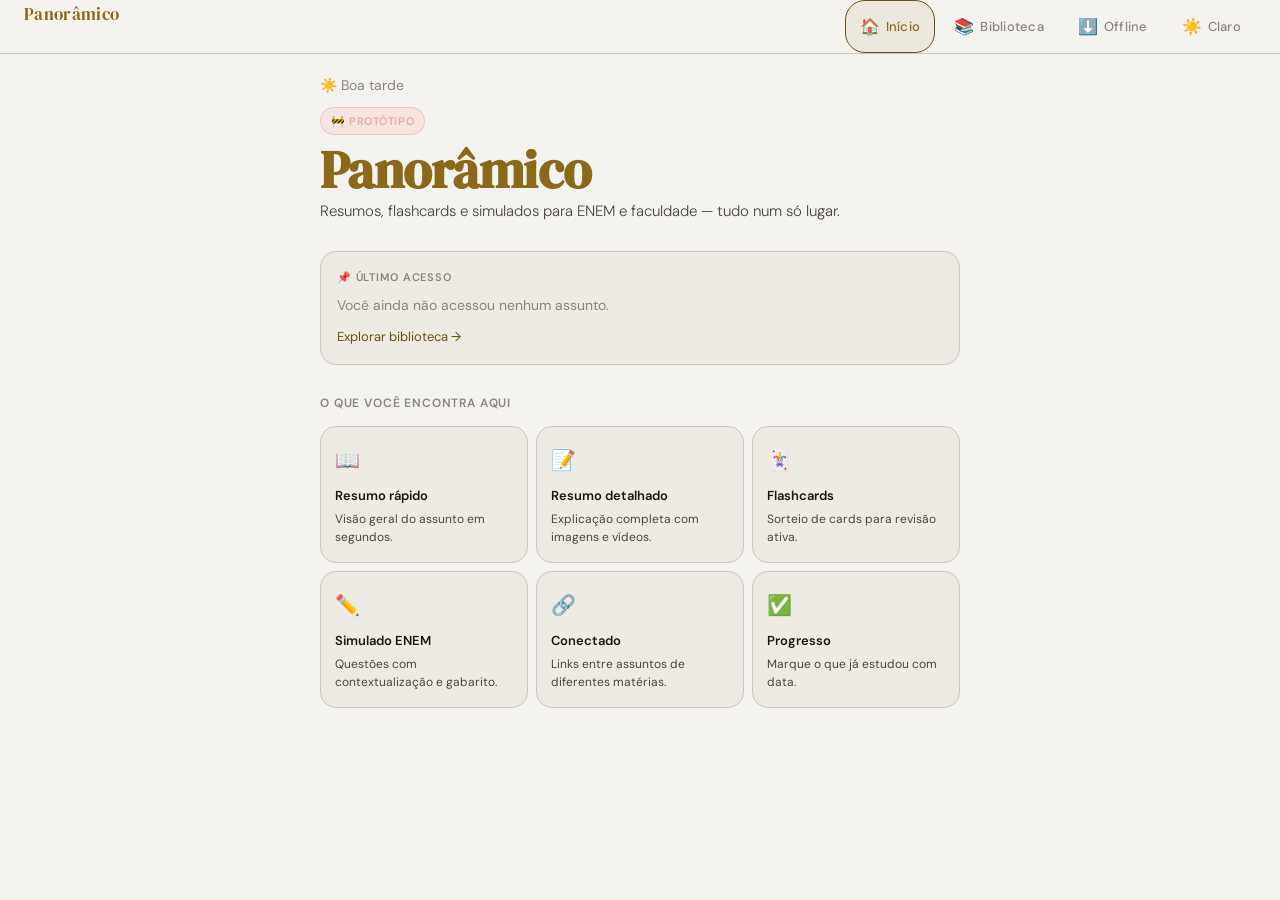
<file: index.html>
<!DOCTYPE html>
<html lang="pt-BR">
<head>
  <!-- Google tag (gtag.js) -->
<script async src="https://www.googletagmanager.com/gtag/js?id=G-V0KEG85LXZ"></script>
<script>
  window.dataLayer = window.dataLayer || [];
  function gtag(){dataLayer.push(arguments);}
  gtag('js', new Date());

  gtag('config', 'G-V0KEG85LXZ');
</script>

  <meta charset="UTF-8" />
  <meta name="viewport" content="width=device-width, initial-scale=1.0, viewport-fit=cover" />
  <meta name="theme-color" content="#0c0c0e" />
  <meta name="apple-mobile-web-app-capable" content="yes" />
  <meta name="apple-mobile-web-app-status-bar-style" content="black-translucent" />
  <meta name="apple-mobile-web-app-title" content="Panorâmico" />
  <title>Panorâmico</title>
  <link rel="manifest" href="manifest.json" />

  <!-- PNG fallback -->
<link rel="icon" type="image/png" sizes="16x16" href="images/favicon-16.png">
<link rel="icon" type="image/png" sizes="32x32" href="images/favicon-32.png">
<link rel="icon" type="image/png" sizes="48x48" href="images/favicon-48.png">
<!-- Apple -->
<link rel="apple-touch-icon" sizes="180x180" href="images/apple-touch-icon.png">
<!-- Android / PWA -->
<link rel="icon" sizes="192x192" href="images/icon-192.png">
<link rel="icon" sizes="512x512" href="images/icon-512.png">

  <link rel="stylesheet" href="css/estilo.css" />
</head>
<body>

  <!-- ====================================================
       HOTBAR — navegação inferior (mobile) / superior (desktop)
       ==================================================== -->
  <nav class="hotbar" id="hotbar">
    <button class="hotbar-btn ativo" id="hb-home" onclick="irHome()">
      <span class="hotbar-ico">🏠</span>
      <span class="hotbar-txt">Início</span>
    </button>
    <button class="hotbar-btn" id="hb-bib" onclick="irBiblioteca()">
      <span class="hotbar-ico">📚</span>
      <span class="hotbar-txt">Biblioteca</span>
    </button>
    <button class="hotbar-btn hotbar-btn-offline" onclick="abrirModalOffline()" title="Configurar acesso offline">
      <span class="hotbar-ico">⬇️</span>
      <span class="hotbar-txt">Offline</span>
    </button>
    <button class="hotbar-btn" id="hb-tema" onclick="alternarTema()" title="Alternar tema">
      <span class="hotbar-ico" id="tema-ico">🌙</span>
      <span class="hotbar-txt" id="tema-txt">Tema</span>
    </button>
  </nav>

  <!-- MODAL OFFLINE -->
  <div class="modal-overlay" id="modal-offline" onclick="fecharModalOffline()">
    <div class="modal-box" onclick="event.stopPropagation()">
      <div class="modal-header">
        <span class="modal-titulo">📥 Acesso offline</span>
        <button class="modal-fechar" onclick="fecharModalOffline()">✕</button>
      </div>
      <p class="modal-desc">Selecione as áreas que deseja acessar sem internet. O conteúdo será baixado agora e ficará disponível offline.</p>
      <div id="offline-lista"></div>
    </div>
  </div>

  <!-- ====================================================
       TOPBAR — só aparece em Área e Assunto
       ==================================================== -->
  <div class="topbar" id="topbar-wrap" style="display:none">
    <button class="topbar-voltar" id="topbar-voltar" aria-label="Voltar">‹</button>
    <span class="topbar-titulo" id="topbar-titulo"></span>
    <span class="topbar-area-nm" id="topbar-area-nm"></span>
  </div>

  <!-- ====================================================
       HOME
       ==================================================== -->
  <div class="pagina" id="pag-home">
    <div class="home-wrap">

      <div>
        <p id="home-saudacao" style="font-size:14px;color:var(--t3);margin-bottom:8px;"></p>
        <span class="home-badge">🚧 Protótipo</span>
        <h1 class="home-titulo">Panorâmico</h1>
        <p class="home-sub">Resumos, flashcards e simulados para ENEM e faculdade — tudo num só lugar.</p>
      </div>

      <!-- Último acesso -->
      <div class="ultimo-acesso" id="ultimo-acesso-box"></div>

      <!-- Features -->
      <div>
        <p class="home-features-titulo" style="margin-bottom:12px;">O que você encontra aqui</p>
        <div class="home-cards">
          <div class="home-card"><div class="ic">📖</div><h3>Resumo rápido</h3><p>Visão geral do assunto em segundos.</p></div>
          <div class="home-card"><div class="ic">📝</div><h3>Resumo detalhado</h3><p>Explicação completa com imagens e vídeos.</p></div>
          <div class="home-card"><div class="ic">🃏</div><h3>Flashcards</h3><p>Sorteio de cards para revisão ativa.</p></div>
          <div class="home-card"><div class="ic">✏️</div><h3>Simulado ENEM</h3><p>Questões com contextualização e gabarito.</p></div>
          <div class="home-card"><div class="ic">🔗</div><h3>Conectado</h3><p>Links entre assuntos de diferentes matérias.</p></div>
          <div class="home-card"><div class="ic">✅</div><h3>Progresso</h3><p>Marque o que já estudou com data.</p></div>
        </div>
      </div>

    </div>
  </div>

  <!-- ====================================================
       BIBLIOTECA
       ==================================================== -->
  <div class="pagina offset-hotbar" id="pag-biblioteca">
    <div class="bib-wrap">
      <h1 class="page-titulo">Biblioteca</h1>
      <p class="page-sub">Selecione uma área para começar</p>
      <div class="areas-grid" id="bib-areas-grid"></div>
      <div id="bib-preview"></div>
    </div>
  </div>

  <!-- ====================================================
       ÁREA
       ==================================================== -->
  <div class="pagina offset-topbar" id="pag-area">
    <div class="area-wrap">
      <div class="area-header">
        <span class="area-ic-big" id="area-header-ic"></span>
        <div>
          <div class="area-nm-big" id="area-header-nm"></div>
          <div class="area-qt-big" id="area-header-qt"></div>
        </div>
      </div>
      <div id="area-lista"></div>
    </div>
  </div>

  <!-- ====================================================
       ASSUNTO
       ==================================================== -->
  <div class="pagina offset-topbar" id="pag-assunto">
    <div class="assunto-wrap">

      <div class="assunto-header">
        <h1 class="assunto-titulo" id="assunto-titulo"></h1>
        <p class="assunto-desc"    id="assunto-desc"></p>
        <div class="assunto-meta"  id="assunto-meta"></div>
      </div>

      <div class="tabs-wrap">
        <button class="tab-btn" id="tab-btn-rapido"     onclick="ativarTab('rapido')">Resumo rápido</button>
        <button class="tab-btn" id="tab-btn-detalhado"  onclick="ativarTab('detalhado')">Detalhado</button>
        <button class="tab-btn" id="tab-btn-flashcards" onclick="ativarTab('flashcards')">Flashcards</button>
        <button class="tab-btn" id="tab-btn-simulado"   onclick="ativarTab('simulado')">Simulado</button>
      </div>

      <div class="tab-painel" id="tab-rapido"></div>
      <div class="tab-painel" id="tab-detalhado"></div>
      <div class="tab-painel" id="tab-flashcards"></div>
      <div class="tab-painel" id="tab-simulado"></div>

      <button class="btn-visto" id="btn-visto">✓ Marcar como visto</button>

    </div>
  </div>

  <!-- ====================================================
       SCRIPTS — ordem importa!
       ==================================================== -->
  <script src="data/registro.js"></script>
  <script src="js/offline.js"></script>
  <script src="js/progresso.js"></script>
  <script src="js/app.js"></script>
  
  <script src="data/matematica/index.js"></script>
  <script src="data/ciencias_natureza/index.js"></script>
  <script src="data/historia/index.js"></script>
  <script src="data/nocoes_de_manutencao_mecanica/index.js"></script>
  <script src="data/controle_da_producao/index.js"></script>
  <script src="data/banco_de_dados/index.js"></script>

  <script src="data/matematica/trigonometria.js"></script>
  <script src="data/matematica/geometria-plana.js"></script>
  <script src="data/matematica/funcoes.js"></script>

  <script src="data/ciencias_natureza/celula.js"></script>
  <script src="data/ciencias_natureza/genetica.js"></script>

  <script src="data/historia/matematica-antiga.js"></script>
  <script src="data/historia/revolucao-francesa.js"></script>

  <script src="data/nocoes_de_manutencao_mecanica/lubrificacao-industrial.js"></script>

  <script src="data/controle_da_producao/controle-da-producao.js"></script>
  
  <script src="data/banco_de_dados/sistemas-de-banco-de-dados.js"></script>
  <script src="data/banco_de_dados/modelagem-conceitual.js"></script>
  <script src="data/banco_de_dados/modelagem-logica-e-fisica.js"></script>
  <script src="data/banco_de_dados/postgresql.js"></script>
  <script src="data/banco_de_dados/mysql.js"></script>
  
</body>
</html>
</file>
<file: css/estilo.css>
@import url('https://fonts.googleapis.com/css2?family=DM+Serif+Display:ital@0;1&family=DM+Sans:opsz,wght@9..40,300;9..40,400;9..40,500;9..40,600&display=swap');

/* ── TEMA ESCURO (padrão) ── */
:root {
  --bg:       #0c0c0e;
  --bg2:      #141418;
  --bg3:      #1c1c22;
  --bg4:      #222228;
  --borda:    #2a2a32;
  --borda2:   #35353f;

  --t1: #f4f1ec;
  --t2: #b8b4ae;
  --t3: #6e6b66;

  --acento:    #e8d5a3;
  --acento2:   #c9a95c;
  --acento-bg: rgba(232,213,163,0.07);

  --verde:    #4ade80;
  --verde-bg: rgba(74,222,128,0.08);
  --verde-bd: rgba(74,222,128,0.22);

  --vermelho:    #f87171;
  --vermelho-bg: rgba(248,113,113,0.08);

  --r:  10px;
  --r2: 7px;
  --r3: 16px;

  --hotbar-h: 62px;
  --topbar-h: 52px;
}

/* ── TEMA CLARO ── */
[data-tema="claro"] {
  --bg:       #f5f3ef;
  --bg2:      #eeebe5;
  --bg3:      #e5e1d9;
  --bg4:      #dbd7ce;
  --borda:    #ccc8bf;
  --borda2:   #b8b3a8;

  --t1: #1a1815;
  --t2: #4a4640;
  --t3: #8a857e;

  --acento:    #8a6a1a;
  --acento2:   #6b5014;
  --acento-bg: rgba(138,106,26,0.08);

  --verde:    #166534;
  --verde-bg: rgba(22,101,52,0.08);
  --verde-bd: rgba(22,101,52,0.22);

  --vermelho:    #b91c1c;
  --vermelho-bg: rgba(185,28,28,0.08);
}

*, *::before, *::after { box-sizing: border-box; margin: 0; padding: 0; }
html { -webkit-tap-highlight-color: transparent; scroll-behavior: smooth; }

body {
  font-family: 'DM Sans', sans-serif;
  background: var(--bg);
  color: var(--t1);
  font-size: 16px;
  line-height: 1.7;
  min-height: 100svh;
  -webkit-font-smoothing: antialiased;
}

button { font-family: inherit; cursor: pointer; }
a { color: inherit; text-decoration: none; }

/* =============================================
   PÁGINAS
   ============================================= */
.pagina { display: none; }
.pagina.ativa { display: block; }

/* =============================================
   HOTBAR (nav inferior — mobile-first)
   ============================================= */
.hotbar {
  position: fixed; bottom: 0; left: 0; right: 0;
  height: var(--hotbar-h);
  background: var(--bg);
  backdrop-filter: blur(16px);
  -webkit-backdrop-filter: blur(16px);
  border-top: 1px solid var(--borda);
  display: flex; align-items: stretch;
  z-index: 200;
  padding-bottom: env(safe-area-inset-bottom);
}

.hotbar-btn {
  flex: 1;
  display: flex; flex-direction: column;
  align-items: center; justify-content: center;
  gap: 4px;
  background: none; border: none;
  color: var(--t3);
  padding: 8px 4px;
  transition: color .15s;
  -webkit-tap-highlight-color: transparent;
}
.hotbar-btn.ativo { color: var(--acento); }
.hotbar-btn:hover { color: var(--t2); }

.hotbar-ico  { font-size: 22px; line-height: 1; }
.hotbar-txt  { font-size: 10px; font-weight: 500; letter-spacing: .02em; }

/* =============================================
   TOPBAR (área e assunto — com voltar)
   ============================================= */
.topbar {
  position: fixed; top: 0; left: 0; right: 0;
  height: var(--topbar-h);
  background: var(--bg);
  backdrop-filter: blur(16px);
  -webkit-backdrop-filter: blur(16px);
  border-bottom: 1px solid var(--borda);
  display: flex; align-items: center;
  padding: 0 8px 0 4px;
  gap: 6px;
  z-index: 200;
}

.topbar-voltar {
  background: none; border: none;
  color: var(--t2);
  font-size: 26px;
  line-height: 1;
  /* área de toque grande */
  min-width: 52px; min-height: 52px;
  display: flex; align-items: center; justify-content: center;
  border-radius: 12px;
  flex-shrink: 0;
  transition: background .15s, color .15s;
  -webkit-tap-highlight-color: transparent;
}
.topbar-voltar:hover  { color: var(--t1); background: var(--bg3); }
.topbar-voltar:active { background: var(--bg4); }

.topbar-titulo {
  font-size: 16px; font-weight: 600; color: var(--t1);
  flex: 1; overflow: hidden;
  white-space: nowrap; text-overflow: ellipsis;
}
.topbar-area-nm { font-size: 12px; color: var(--t3); flex-shrink: 0; padding-right: 8px; }

/* =============================================
   OFFSETS
   ============================================= */
.offset-hotbar  { padding-bottom: calc(var(--hotbar-h) + 16px); }
.offset-topbar  { padding-top: calc(var(--topbar-h) + 8px); }

/* =============================================
   HOME
   ============================================= */
.home-wrap {
  min-height: 100svh;
  padding: 48px 20px calc(var(--hotbar-h) + 32px);
  display: flex; flex-direction: column;
  gap: 28px;
}

.home-saudacao {
  display: flex; align-items: flex-end; justify-content: space-between;
  margin-bottom: 4px;
}
.home-periodo { font-size: 13px; color: var(--t3); }

.home-titulo {
  font-family: 'DM Serif Display', serif;
  font-size: 38px;
  color: var(--acento);
  line-height: 1.1;
  letter-spacing: -.01em;
}

.home-badge {
  display: inline-flex; align-items: center; gap: 5px;
  background: rgba(248,113,113,.1);
  border: 1px solid rgba(248,113,113,.25);
  color: #fca5a5;
  font-size: 11px; font-weight: 600;
  padding: 4px 10px; border-radius: 20px;
  letter-spacing: .05em; text-transform: uppercase;
  margin-bottom: 6px;
}

.home-sub {
  font-size: 15px; color: var(--t2); line-height: 1.6; font-weight: 300;
}

/* Último acesso */
.ultimo-acesso {
  background: var(--bg2);
  border: 1px solid var(--borda);
  border-radius: var(--r3);
  padding: 16px;
  cursor: pointer;
  transition: border-color .15s;
}
.ultimo-acesso:hover { border-color: var(--acento2); }
.ua-rotulo { font-size: 11px; font-weight: 600; color: var(--t3); text-transform: uppercase; letter-spacing: .07em; margin-bottom: 8px; }
.ua-nome   { font-size: 16px; font-weight: 600; color: var(--t1); margin-bottom: 2px; }
.ua-area   { font-size: 13px; color: var(--t3); }
.ua-vazia  { font-size: 14px; color: var(--t3); }
.ua-cta    { font-size: 13px; color: var(--acento2); margin-top: 8px; }

/* Cards de features */
.home-features-titulo { font-size: 12px; font-weight: 600; color: var(--t3); text-transform: uppercase; letter-spacing: .07em; }

.home-cards {
  display: grid;
  grid-template-columns: 1fr 1fr;
  gap: 8px;
}
.home-card {
  background: var(--bg2);
  border: 1px solid var(--borda);
  border-radius: var(--r3);
  padding: 16px 14px;
}
.home-card .ic  { font-size: 20px; margin-bottom: 8px; }
.home-card h3   { font-size: 13px; font-weight: 600; color: var(--t1); margin-bottom: 3px; }
.home-card p    { font-size: 12px; color: var(--t2); line-height: 1.5; }

/* =============================================
   BIBLIOTECA
   ============================================= */
.bib-wrap { max-width: 680px; margin: 0 auto; padding: 32px 16px calc(var(--hotbar-h) + 32px); }

.page-titulo { font-family: 'DM Serif Display', serif; font-size: 28px; color: var(--acento); margin-bottom: 4px; }
.page-sub    { font-size: 13px; color: var(--t3); margin-bottom: 24px; }

.areas-grid {
  display: grid;
  grid-template-columns: repeat(2, 1fr);
  gap: 8px;
  margin-bottom: 28px;
}
.area-card {
  background: var(--bg2); border: 1px solid var(--borda);
  border-radius: var(--r3); padding: 18px 14px;
  text-align: left; transition: all .15s;
}
.area-card:hover  { border-color: var(--borda2); background: var(--bg3); }
.area-card:active { background: var(--bg4); }
.area-card .a-ic  { font-size: 24px; margin-bottom: 8px; }
.area-card .a-nm  { font-size: 14px; font-weight: 600; color: var(--t1); }
.area-card .a-qt  { font-size: 12px; color: var(--t3); margin-top: 2px; }

.preview-header {
  display: flex; align-items: center; justify-content: space-between;
  margin-bottom: 10px;
}
.preview-label   { font-size: 12px; font-weight: 600; color: var(--t3); text-transform: uppercase; letter-spacing: .07em; }
.preview-ver-tudo { background: none; border: none; font-size: 13px; color: var(--acento2); font-weight: 500; }
.preview-ver-tudo:hover { color: var(--acento); }

/* =============================================
   LINHA DE ASSUNTO (reutilizada em biblioteca e área)
   ============================================= */
.assunto-row {
  background: var(--bg2); border: 1px solid var(--borda);
  border-radius: var(--r); padding: 14px 14px;
  margin-bottom: 8px;
  display: flex; align-items: center; gap: 12px;
  cursor: pointer; transition: all .15s;
  /* área de toque boa no mobile */
  min-height: 60px;
}
.assunto-row:hover  { border-color: var(--borda2); background: var(--bg3); }
.assunto-row:active { background: var(--bg4); }
.ar-info { flex: 1; min-width: 0; }
.ar-nm   { font-size: 15px; font-weight: 500; color: var(--t1); white-space: nowrap; overflow: hidden; text-overflow: ellipsis; }
.ar-desc { font-size: 13px; color: var(--t2); margin-top: 2px; white-space: nowrap; overflow: hidden; text-overflow: ellipsis; }
.ar-meta { display: flex; align-items: center; gap: 6px; flex-shrink: 0; }
.ar-seta { font-size: 18px; color: var(--t3); }

/* badges */
.badge { display: inline-block; font-size: 10px; font-weight: 600; padding: 3px 8px; border-radius: 20px; letter-spacing: .03em; }
.badge-basico   { background: var(--verde-bg); color: var(--verde); border: 1px solid var(--verde-bd); }
.badge-medio    { background: var(--acento-bg); color: var(--acento); border: 1px solid rgba(232,213,163,.22); }
.badge-avancado { background: var(--vermelho-bg); color: var(--vermelho); border: 1px solid rgba(248,113,113,.22); }
.badge-visto    { background: var(--verde-bg); color: var(--verde); border: 1px solid var(--verde-bd); }

/* =============================================
   PÁGINA DA ÁREA
   ============================================= */
.area-wrap { max-width: 680px; margin: 0 auto; padding: 20px 16px calc(var(--hotbar-h) + 32px); }
.area-header { display: flex; align-items: center; gap: 12px; margin-bottom: 20px; }
.area-ic-big { font-size: 30px; }
.area-nm-big { font-size: 20px; font-weight: 700; color: var(--t1); }
.area-qt-big { font-size: 13px; color: var(--t3); }

/* =============================================
   PÁGINA DO ASSUNTO
   ============================================= */
.assunto-wrap { max-width: 680px; margin: 0 auto; padding: 20px 16px calc(var(--hotbar-h) + 40px); }

.assunto-header { margin-bottom: 22px; }
.assunto-titulo {
  font-family: 'DM Serif Display', serif;
  font-size: clamp(26px, 6vw, 36px);
  color: var(--acento); line-height: 1.15; margin-bottom: 6px;
}
.assunto-desc { font-size: 15px; color: var(--t2); margin-bottom: 10px; }
.assunto-meta { display: flex; gap: 7px; flex-wrap: wrap; align-items: center; }

/* tabs */
.tabs-wrap {
  display: flex; gap: 2px;
  background: var(--bg2); border: 1px solid var(--borda);
  border-radius: var(--r); padding: 4px;
  margin-bottom: 22px;
  overflow-x: auto; -webkit-overflow-scrolling: touch; scrollbar-width: none;
  position: sticky;
  top: 50px;
  z-index: 1;
}
.tabs-wrap::-webkit-scrollbar { display: none; }

.tab-btn {
  background: none; border: none;
  color: var(--t2); padding: 9px 14px;
  border-radius: 7px; font-size: 14px; font-weight: 500;
  white-space: nowrap; flex-shrink: 0; transition: all .15s;
}
.tab-btn:hover { color: var(--t1); }
.tab-btn.ativo { background: var(--bg4); color: var(--t1); }

.tab-painel { display: none; }
.tab-painel.ativo { display: block; }

/* resumo rápido */
.resumo-rapido-box {
  background: var(--bg2); border: 1px solid var(--borda);
  border-radius: var(--r3); padding: 20px;
  font-size: 15px; line-height: 1.85; color: var(--t1);
  white-space: pre-line;
}

/* blocos do resumo detalhado */
.bloco-titulo {
  font-size: 19px; font-weight: 700; color: var(--t1);
  margin: 28px 0 10px;
  padding-bottom: 8px;
  border-bottom: 1px solid var(--borda);
}
.bloco-titulo:first-child { margin-top: 0; }

.bloco-paragrafo {
  font-size: 15px; color: var(--t1);
  line-height: 1.85; white-space: pre-line;
  margin-bottom: 16px;
}

.bloco-imagem {
  width: 100%; border-radius: var(--r);
  overflow: hidden; margin-bottom: 16px;
  background: var(--bg3); min-height: 120px;
  display: flex; align-items: center; justify-content: center;
}
.bloco-imagem img {
  width: 100%; height: auto; display: block;
  object-fit: cover;
}
.bloco-imagem .img-loading { font-size: 13px; color: var(--t3); }

.bloco-video {
  width: 100%; border-radius: var(--r);
  overflow: hidden; margin-bottom: 16px;
  aspect-ratio: 16/9; background: var(--bg3);
}
.bloco-video iframe {
  width: 100%; height: 100%; border: none; display: block;
}

/* relacionados e videoaulas */
.secao-rotulo {
  font-size: 11px; font-weight: 600; color: var(--t3);
  text-transform: uppercase; letter-spacing: .07em;
  margin: 28px 0 10px;
}
.rel-item {
  background: var(--bg2); border: 1px solid var(--borda);
  border-radius: var(--r); padding: 12px 14px; margin-bottom: 8px;
  cursor: pointer; display: flex; gap: 10px; align-items: flex-start;
  transition: all .15s;
}
.rel-item:hover { border-color: var(--acento2); }
.rel-nm  { font-size: 14px; font-weight: 500; color: var(--t1); }
.rel-why { font-size: 12px; color: var(--t3); margin-top: 2px; }

.video-item {
  background: var(--bg2); border: 1px solid var(--borda);
  border-radius: var(--r); padding: 12px 14px; margin-bottom: 8px;
  display: flex; align-items: center; gap: 10px; transition: all .15s;
}
.video-item:hover { border-color: var(--borda2); }
.video-play { font-size: 18px; flex-shrink: 0; }
.video-nm   { font-size: 14px; color: var(--t1); }

/* flashcards */
.fc-hint { font-size: 13px; color: var(--t3); text-align: center; margin-bottom: 12px; }
.fc-progress { font-size: 12px; color: var(--t3); text-align: center; margin-bottom: 16px; }

.fc-wrap { perspective: 900px; margin-bottom: 14px; height: 170px; }
.fc {
  width: 100%; height: 100%; position: relative;
  transform-style: preserve-3d; transition: transform .38s ease; cursor: pointer;
}
.fc.virado { transform: rotateY(180deg); }
.fc-f, .fc-v {
  position: absolute; inset: 0; backface-visibility: hidden;
  border-radius: var(--r3); display: flex; align-items: center;
  justify-content: center; text-align: center;
  padding: 22px; font-size: 15px; line-height: 1.65;
}
.fc-f { background: var(--bg2); border: 1px solid var(--borda); color: var(--t2); }
.fc-v { background: rgba(232,213,163,.06); border: 1px solid var(--acento2); color: var(--t1); transform: rotateY(180deg); }

/* simulado */
.simulado-acoes { display: flex; justify-content: flex-end; margin-bottom: 16px; }
.btn-refazer {
  background: none; border: 1px solid var(--borda2); color: var(--t2);
  padding: 8px 16px; border-radius: 20px; font-size: 13px; font-weight: 500;
  transition: all .15s;
}
.btn-refazer:hover { color: var(--t1); border-color: var(--t2); }

.questao-box {
  background: var(--bg2); border: 1px solid var(--borda);
  border-radius: var(--r3); padding: 18px 16px; margin-bottom: 16px;
}
.q-contexto {
  font-size: 15px; color: var(--t1); line-height: 1.65;
  /*margin-bottom: 14px; padding-bottom: 14px;
  border-bottom: 1px solid var(--borda);
  font-style:;*/
}
.q-num  { font-size: 11px; color: var(--t3); margin-bottom: 6px; }
.q-txt  { font-size: 15px; color: var(--t1); margin-bottom: 16px; line-height: 1.65; font-weight: 500; }
.q-alts { display: flex; flex-direction: column; gap: 7px; }

.alt-btn {
  background: var(--bg3); border: 1px solid var(--borda);
  border-radius: var(--r2); padding: 12px 14px;
  font-size: 14px; color: var(--t1); text-align: left;
  transition: all .15s; line-height: 1.5; min-height: 48px;
}
.alt-btn:hover:not(:disabled) { border-color: var(--borda2); background: var(--bg4); }
.alt-btn:disabled { cursor: default; }
.alt-btn.correta { border-color: var(--verde); background: var(--verde-bg); color: var(--verde); }
.alt-btn.errada  { border-color: var(--vermelho); background: var(--vermelho-bg); color: var(--vermelho); }

.q-exp {
  margin-top: 10px;
  background: var(--bg4); border-left: 3px solid var(--acento);
  padding: 10px 14px; border-radius: 0 var(--r2) var(--r2) 0;
  font-size: 13px; color: var(--t2); line-height: 1.6; display: none;
}
.q-exp.vis { display: block; }

.resultado-box {
  background: var(--bg2); border: 1px solid var(--borda);
  border-radius: var(--r3); padding: 28px 20px;
  text-align: center; margin-top: 20px; display: none;
}
.resultado-box.vis { display: block; }
.res-nota { font-family: 'DM Serif Display', serif; font-size: 52px; color: var(--acento); }
.res-txt  { font-size: 14px; color: var(--t2); margin-top: 6px; }

/* botão marcar visto */
.btn-visto {
  display: block; width: 100%; margin-top: 32px; padding: 16px;
  background: var(--verde-bg); border: 1px solid var(--verde-bd);
  border-radius: var(--r); color: var(--verde);
  font-size: 15px; font-weight: 600; transition: all .15s;
}
.btn-visto:hover { background: rgba(74,222,128,.14); }
.btn-visto.ja-visto {
  background: transparent; border-color: var(--borda); color: var(--t3); cursor: default;
}

/* =============================================
   DESKTOP
   ============================================= */
@media (min-width: 640px) {
  /* em desktop, hotbar vira navbar lateral ou superior */
  .hotbar {
    top: 0; bottom: auto; height: 54px;
    border-top: none; border-bottom: 1px solid var(--borda);
    flex-direction: row; padding-bottom: 0;
    padding: 0 24px; gap: 4px; justify-content: flex-start;
  }
  .hotbar::before {
    content: 'Panorâmico';
    font-family: 'DM Serif Display', serif;
    font-size: 17px; color: var(--acento);
    margin-right: auto; letter-spacing: .02em;
  }
  .hotbar-btn {
    flex: none; flex-direction: row; gap: 6px;
    padding: 8px 14px; border-radius: 20px;
    border: 1px solid transparent;
  }
  .hotbar-btn.ativo { border-color: var(--acento2); background: var(--acento-bg); }
  .hotbar-ico { font-size: 16px; }
  .hotbar-txt { font-size: 13px; font-weight: 500; }

  .offset-hotbar { padding-bottom: 20px; padding-top: 54px; }
  .topbar { top: 54px; }
  .offset-topbar { padding-top: calc(54px + var(--topbar-h) + 8px); }

  .home-wrap { padding-top: 74px; max-width: 680px; margin: 0 auto; }
  .home-titulo { font-size: 52px; }
  .home-cards { grid-template-columns: repeat(3, 1fr); }
  .areas-grid { grid-template-columns: repeat(3, 1fr); }
  .bib-wrap, .area-wrap, .assunto-wrap { padding-top: 74px; }
  
  .tabs-wrap{top: 105px;}
}

@media (min-width: 900px) {
  .bib-wrap, .area-wrap, .assunto-wrap { max-width: 780px; }
}

/* =============================================
   MODAL OFFLINE
   ============================================= */
.modal-overlay {
  display: none;
  position: fixed; inset: 0;
  background: rgba(0,0,0,0.7);
  backdrop-filter: blur(4px);
  z-index: 300;
  align-items: flex-end;
  justify-content: center;
}
@media (min-width: 640px) {
  .modal-overlay { align-items: center; }
}

.modal-box {
  background: var(--bg2);
  border: 1px solid var(--borda2);
  border-radius: 20px 20px 0 0;
  padding: 24px 20px 40px;
  width: 100%;
  max-width: 480px;
  max-height: 80svh;
  overflow-y: auto;
}
@media (min-width: 640px) {
  .modal-box { border-radius: 20px; padding: 28px 24px; }
}

.modal-header {
  display: flex; align-items: center; justify-content: space-between;
  margin-bottom: 8px;
}
.modal-titulo { font-size: 17px; font-weight: 700; color: var(--t1); }
.modal-fechar {
  background: none; border: none; color: var(--t3);
  font-size: 22px; padding: 4px 8px;
  border-radius: 8px; transition: color .15s;
}
.modal-fechar:hover { color: var(--t1); }
.modal-desc { font-size: 13px; color: var(--t3); margin-bottom: 20px; line-height: 1.5; }

.offline-row {
  display: flex; align-items: center; justify-content: space-between;
  padding: 14px 0;
  border-bottom: 1px solid var(--borda);
}
.offline-row:last-child { border-bottom: none; }
.offline-info { display: flex; flex-direction: column; gap: 2px; }
.offline-nm   { font-size: 15px; font-weight: 500; color: var(--t1); }
.offline-st   { font-size: 12px; color: var(--t3); }

/* Toggle switch */
.switch { position: relative; display: inline-block; width: 44px; height: 26px; flex-shrink: 0; }
.switch input { opacity: 0; width: 0; height: 0; }
.switch-track {
  position: absolute; inset: 0;
  background: var(--bg4); border: 1px solid var(--borda2);
  border-radius: 13px; cursor: pointer; transition: all .2s;
}
.switch-track::after {
  content: '';
  position: absolute; top: 3px; left: 3px;
  width: 18px; height: 18px;
  background: var(--t3); border-radius: 50%;
  transition: all .2s;
}
.switch input:checked + .switch-track { background: var(--verde-bg); border-color: var(--verde-bd); }
.switch input:checked + .switch-track::after { transform: translateX(18px); background: var(--verde); }
.switch input:disabled + .switch-track { opacity: 0.5; cursor: default; }

/* Botão offline na hotbar / nav */
.hotbar-btn-offline {
  flex: 0 0 auto;
  padding: 8px 14px;
}
</file>
